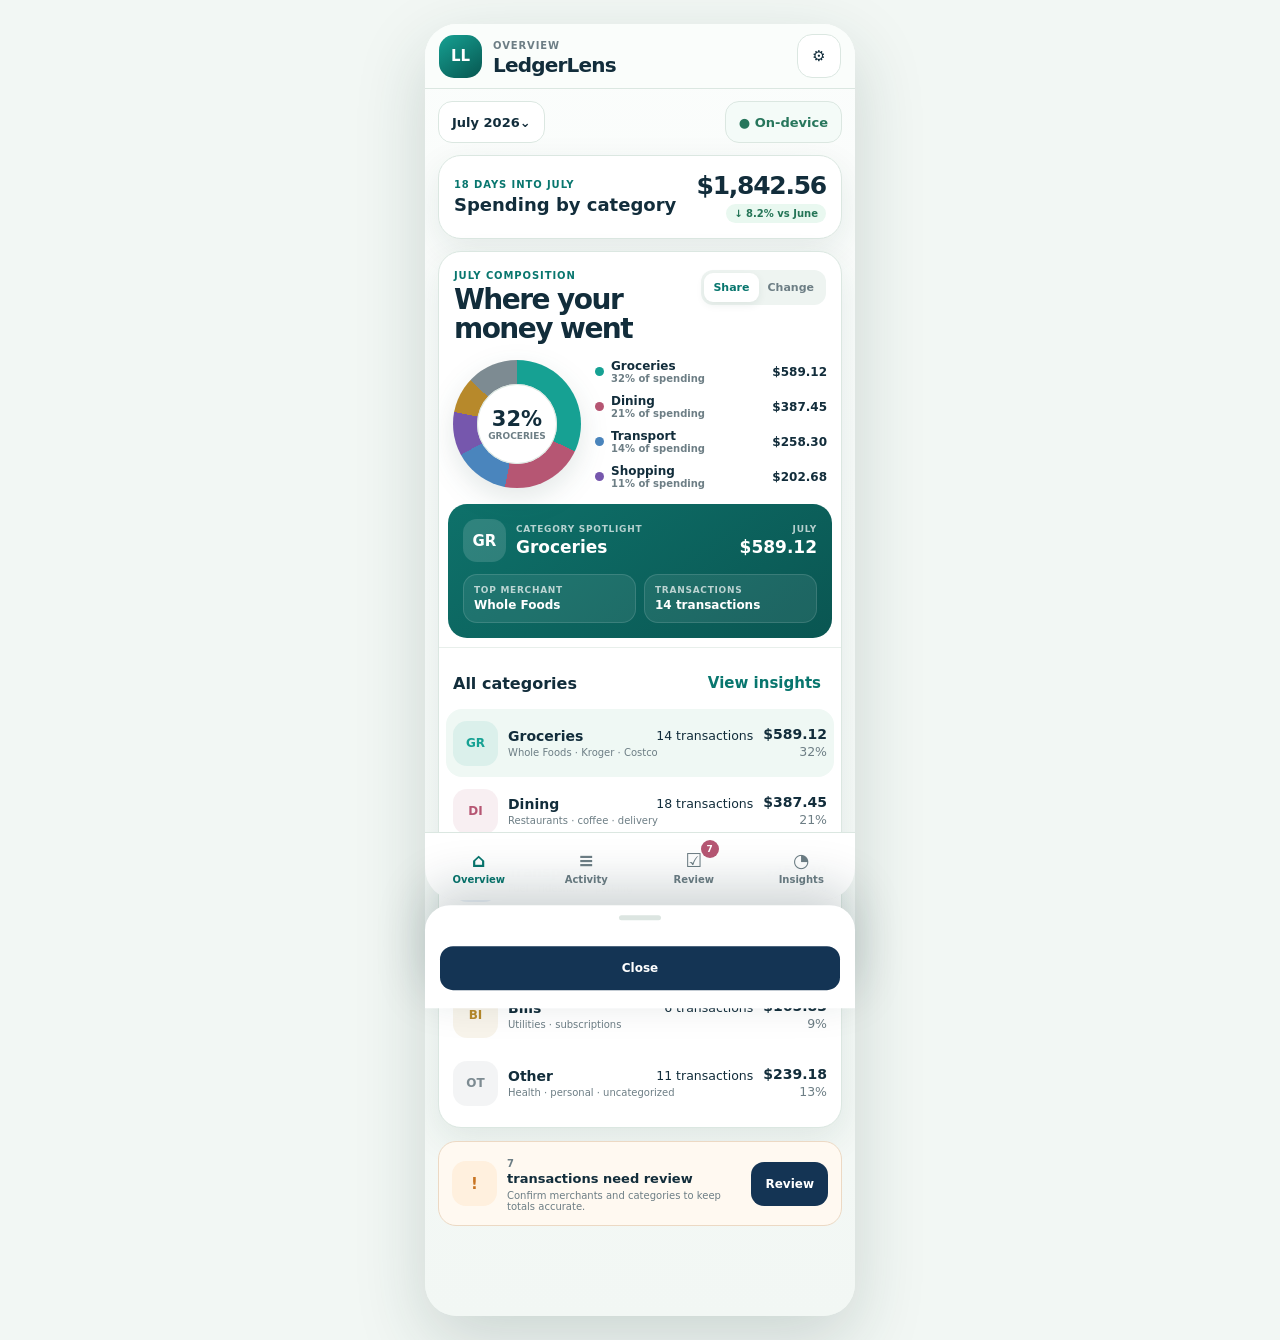
<file: index.html>
<!doctype html>
<html lang="en">
<head>
<meta charset="utf-8">
<meta name="viewport" content="width=device-width,initial-scale=1,viewport-fit=cover">
<meta name="theme-color" content="#f4f8f6">
<title>LedgerLens Mobile Preview</title>
<link rel="stylesheet" href="styles1.css?v=4">
<link rel="stylesheet" href="styles2.css?v=4">
<link rel="stylesheet" href="styles3.css?v=4">
<link rel="stylesheet" href="styles4.css?v=4">
</head>
<body><div class="app">
<header><div class="logo">LL</div><div class="brand"><small id="pageTitle">Overview</small><b>LedgerLens</b></div><button class="icon" id="headerBtn" aria-label="Settings">⚙</button></header>

<main id="overview" class="screen on">
<div class="toolbar"><button class="pill" id="month">July 2026⌄</button><button class="pill privacy" id="privacy">● On-device</button></div>
<section class="summary card"><div><div class="eyebrow">18 days into July</div><h2>Spending by category</h2></div><div class="sum"><strong>$1,842.56</strong><span class="delta">↓ 8.2% vs June</span></div></section>
<section class="hero card"><div class="heroTop"><div><div class="eyebrow">July composition</div><h1>Where your<br>money went</h1></div><div class="segment"><button data-mode="share" class="on">Share</button><button data-mode="change">Change</button></div></div><div class="visual"><div class="donutWrap"><div class="donut"></div><div class="center"><div><b id="donutValue">32%</b><small id="donutLabel">Groceries</small></div></div></div><div class="rank" id="rank"></div></div><div class="spot"><div class="spotTop"><div class="spotIcon" id="spotIcon">GR</div><div><small>Category spotlight</small><b id="spotName">Groceries</b></div><div class="spotAmt"><small>July</small><b id="spotAmt">$589.12</b></div></div><div class="spotGrid"><div class="spotBox"><small>Top merchant</small><b id="merchant">Whole Foods</b></div><div class="spotBox"><small>Transactions</small><b id="spotCount">14 purchases</b></div></div></div><div class="head"><b>All categories</b><button class="link" data-screen-jump="insights">View insights</button></div><div class="cats" id="cats"></div></section>
<div class="reviewBanner"><div class="reviewIcon">!</div><div><b><span class="reviewRemainingText">7</span> transactions need review</b><span>Confirm merchants and categories to keep totals accurate.</span></div><button class="primary" data-screen-jump="review">Review</button></div>
</main>

<main id="activity" class="screen">
<section class="activityTop card"><div class="eyebrow">July activity</div><h1>$1,842.56</h1><p>47 confirmed transactions · <span class="reviewRemainingText">7</span> need review</p><div class="metrics"><div class="metric"><small>Money in</small><b>$4,260</b></div><div class="metric"><small>Moved</small><b>$1,200</b></div><div class="metric"><small>Review</small><b style="color:#c87422"><span class="reviewRemainingText">7</span> items</b></div></div></section>
<div class="search"><label class="searchBox">⌕<input id="query" placeholder="Search merchant, category or account"></label><button class="filter" id="filter">☷</button></div>
<div class="chips"><button class="chip on" data-filter="all">All activity</button><button class="chip" data-filter="spending">Spending</button><button class="chip" data-filter="income">Income</button><button class="chip" data-filter="transfer">Money moved</button><button class="chip" data-filter="review">Needs review</button></div>
<section class="rhythm card"><div class="rhythmTop"><b>Activity rhythm</b><button id="sort">Newest first⌄</button></div><div class="bars"><i style="height:31%"></i><i style="height:65%"></i><i style="height:42%"></i><i style="height:84%"></i><i style="height:54%"></i><i style="height:72%"></i><i style="height:38%"></i><i style="height:94%;background:#16a193"></i><i style="height:60%"></i><i style="height:48%"></i><i style="height:78%"></i><i style="height:36%"></i></div></section><div id="transactions"></div>
</main>

<main id="review" class="screen">
<section class="reviewHero card"><div class="reviewHeroTop"><div><div class="eyebrow">Focused review</div><h1>Keep the ledger clean</h1><p>Only uncertain items appear here. A choice can become a reusable merchant rule, so you do not have to fix the same thing twice.</p></div><div class="reviewCount"><b id="remainingBig">7</b><small>left</small></div></div><div class="progressTrack"><div class="progressFill" id="reviewProgress" style="width:0%"></div></div><div class="reviewMeta"><span id="reviewProgressLabel">0 of 7 resolved</span><span>About a minute</span></div></section>
<div class="reasonStrip"><div class="reason"><b id="merchantReasonCount">2</b><span>merchant names</span></div><div class="reason"><b id="categoryReasonCount">2</b><span>categories</span></div><div class="reason"><b id="sourceReasonCount">3</b><span>source checks</span></div></div>
<div id="reviewWorkspace"></div><section class="queue card" id="queueCard"><div class="queueTitle"><b>Review queue</b><span>Tap any item</span></div><div id="reviewQueue"></div></section>
</main>

<main id="insights" class="screen">
<section class="insightHero card"><div class="eyebrow">July insights</div><h1>Your spending,<br>in context</h1><p>Patterns are calculated privately from confirmed activity on this device.</p><div class="heroStats"><div class="heroStat"><small>This month</small><b>$1,842.56</b></div><div class="heroStat"><small>Vs. June</small><b>8.2% lower</b></div></div></section>
<div class="insightControls"><div class="range"><button data-range="3">3M</button><button data-range="6" class="on">6M</button><button data-range="12">12M</button></div><button class="modeBtn" id="insightMode">Amount⌄</button></div>
<div class="insightChips" id="insightChips"></div>
<section class="trendCard card"><div class="trendHead"><div><div class="eyebrow" id="trendEyebrow">All spending · 6 months</div><h2 id="trendTitle">Monthly spending trend</h2></div><div class="trendValue"><b id="trendValue">$1,843</b><small id="trendDelta">↓ 8.2% vs June</small></div></div><div class="chartWrap"><svg id="trendChart" viewBox="0 0 360 185" preserveAspectRatio="none" aria-label="Spending trend chart"></svg></div><div class="chartMonths" id="chartMonths"></div></section>
<div class="head" style="padding:4px 2px 7px;border:0"><b>What changed</b><span style="font-size:10px;color:var(--muted)">July vs June</span></div>
<div class="changes" id="changes"></div>
<section class="pace card"><div class="paceTop"><div><div class="eyebrow">Current pace</div><h2>Projected July spending</h2><p>Based on confirmed spending through day 18.</p></div><div class="paceValue"><b>$3,174</b><small>by July 31</small></div></div><div class="paceRail"><i></i></div><div class="paceLabels"><span>18 days complete</span><span>13 days remaining</span></div></section>
<div class="insightGrid"><button class="pattern" data-insight="weekend"><div class="patternIcon">Sa</div><small>Highest-spend day</small><b>Saturday</b><span>24% of weekly spending lands on Saturdays.</span></button><button class="pattern" data-insight="merchant"><div class="patternIcon">10</div><small>Merchant concentration</small><b>68% at 10 merchants</b><span>Your spending is concentrated, making defaults useful.</span></button><button class="pattern" data-insight="dining"><div class="patternIcon">+7</div><small>Fastest-growing</small><b>Dining</b><span>$25.34 more than June, mostly coffee and delivery.</span></button><button class="pattern" data-insight="steady"><div class="patternIcon">≈</div><small>Most stable</small><b>Bills</b><span>Only 0.1% different from last month.</span></button></div>
<section class="trust card"><div class="eyebrow">How totals are built</div><h2>Clear boundaries, accurate spending</h2><p>LedgerLens separates actual spending from money moving between your own accounts.</p><div class="trustRows"><div class="trustRow"><i style="background:var(--teal2)"></i><div><b>Confirmed spending</b><span>Purchases and fees that increase spending</span></div><strong>$1,881.17</strong></div><div class="trustRow"><i style="background:var(--green)"></i><div><b>Refunds</b><span>Credits that reduce category spending</span></div><strong>−$38.61</strong></div><div class="trustRow"><i style="background:var(--slate)"></i><div><b>Money moved</b><span>Transfers and card payments excluded</span></div><strong>$1,200</strong></div><div class="trustRow"><i style="background:var(--blue)"></i><div><b>Income</b><span>Shown in Activity, excluded from spending</span></div><strong>$4,260</strong></div></div></section>
</main>

<nav class="nav"><button class="on" data-screen="overview"><b>⌂</b>Overview</button><button data-screen="activity"><b>≡</b>Activity</button><button data-screen="review"><b>☑</b>Review<span class="badge" id="reviewBadge">7</span></button><button data-screen="insights"><b>◔</b>Insights</button></nav>
<div class="toast" id="toast"></div><div class="shade" id="shade"></div><section class="sheet" id="sheet"><div class="handle"></div><div id="sheetBody"></div><button class="primary" style="width:100%;margin-top:14px" id="close">Close</button></section>
</div>
<script src="bundle1.js?v=4"></script><script src="bundle2.js?v=4"></script><script src="bundle3.js?v=4"></script></body></html>
</file>
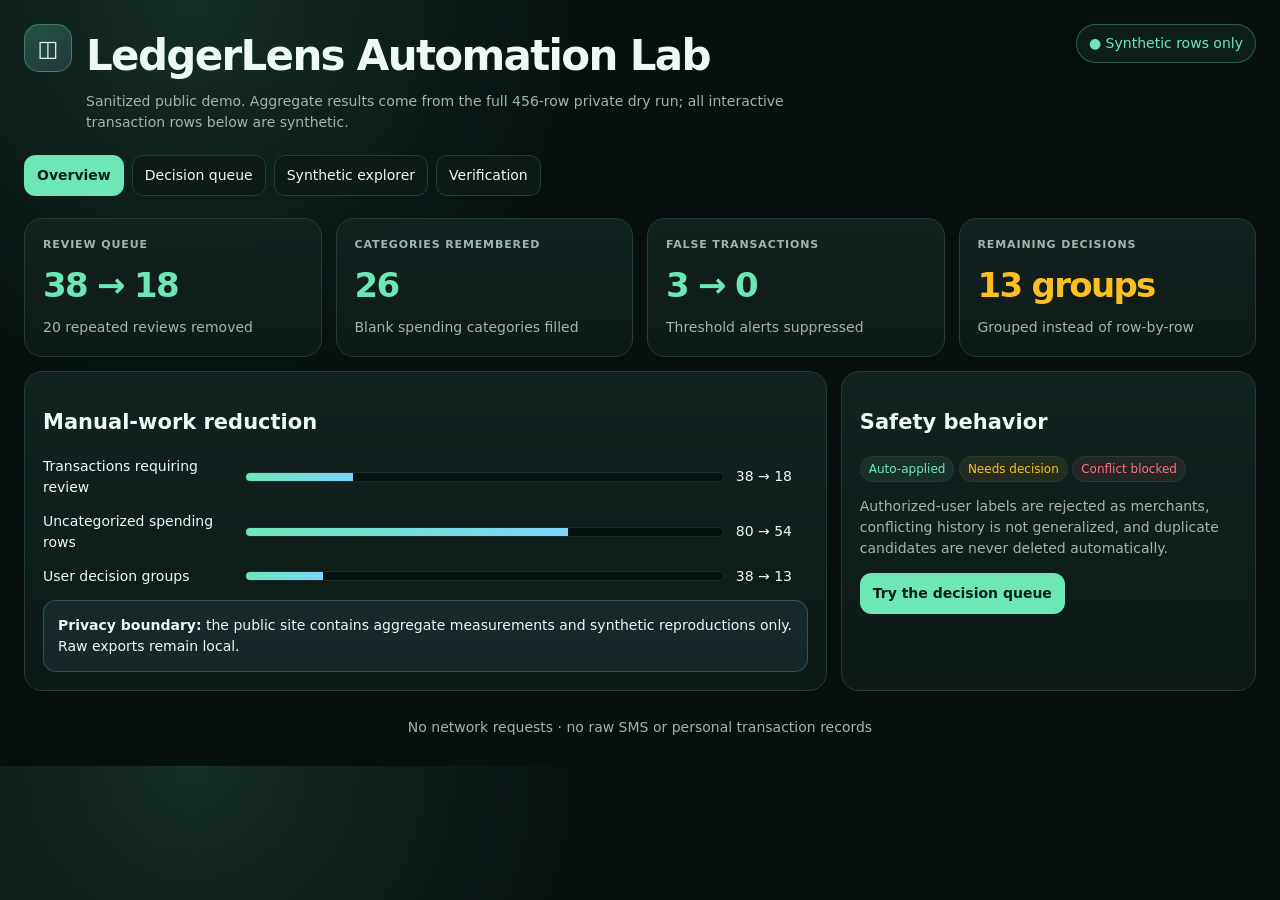
<file: docs/lab/index.html>
<!doctype html>
<html lang="en">
<head>
<meta charset="utf-8">
<meta name="viewport" content="width=device-width,initial-scale=1">
<title>LedgerLens Transaction Automation Lab</title>
<style>
:root{color-scheme:dark;--bg:#07100f;--panel:#0e1a18;--panel2:#132320;--line:#263c37;--text:#eef8f5;--muted:#9eb6af;--good:#6ee7b7;--blue:#7dd3fc;--warn:#fbbf24;--bad:#fb7185}
*{box-sizing:border-box}body{margin:0;background:radial-gradient(circle at 15% 0,rgba(110,231,183,.14),transparent 30%),var(--bg);color:var(--text);font:14px/1.5 system-ui,-apple-system,Segoe UI,sans-serif}.shell{max-width:1280px;margin:auto;padding:24px}header{display:flex;justify-content:space-between;gap:20px;align-items:flex-start}.brand{display:flex;gap:14px}.logo{width:48px;height:48px;border-radius:15px;display:grid;place-items:center;background:linear-gradient(145deg,rgba(110,231,183,.25),rgba(125,211,252,.12));border:1px solid rgba(110,231,183,.35);font-size:22px}h1{margin:0;font-size:clamp(26px,4vw,42px);letter-spacing:-.04em}.sub{color:var(--muted);max-width:760px;margin-top:4px}.privacy{white-space:nowrap;color:var(--good);border:1px solid rgba(110,231,183,.3);background:rgba(110,231,183,.07);padding:8px 12px;border-radius:999px}.tabs{display:flex;gap:8px;flex-wrap:wrap;margin:22px 0}.tab,.btn,input,select{font:inherit;border:1px solid var(--line);border-radius:11px;background:var(--panel);color:var(--text);padding:9px 12px}.tab,.btn{cursor:pointer}.tab.active,.btn.primary{background:var(--good);color:#042019;border-color:var(--good);font-weight:750}.grid{display:grid;gap:14px}.metrics{grid-template-columns:repeat(4,minmax(0,1fr))}.card{background:linear-gradient(180deg,rgba(19,35,32,.95),rgba(14,26,24,.98));border:1px solid var(--line);border-radius:18px}.metric,.panel{padding:18px}.eyebrow{color:var(--muted);text-transform:uppercase;font-size:11px;letter-spacing:.08em;font-weight:700}.value{font-size:34px;font-weight:850;letter-spacing:-.05em;margin:6px 0}.good{color:var(--good)}.warn{color:var(--warn)}.bad{color:var(--bad)}.two{grid-template-columns:1.45fr .75fr}.section{display:none}.section.active{display:block}.bar{display:grid;grid-template-columns:190px 1fr 72px;gap:12px;align-items:center;margin:13px 0}.track{height:10px;background:#07110f;border:1px solid #18302a;border-radius:999px;overflow:hidden}.fill{height:100%;background:linear-gradient(90deg,var(--good),var(--blue))}.callout{border:1px solid rgba(125,211,252,.25);background:rgba(125,211,252,.07);padding:14px;border-radius:13px}.pill{display:inline-block;border:1px solid var(--line);border-radius:999px;padding:3px 8px;font-size:12px}.pill.good{background:rgba(110,231,183,.08)}.pill.warn{background:rgba(251,191,36,.08)}.pill.bad{background:rgba(251,113,133,.08)}.queue{display:grid;gap:10px}.item{padding:14px;border:1px solid var(--line);border-radius:13px;background:#091412;cursor:pointer}.item.selected{border-color:var(--good);background:rgba(110,231,183,.06)}.head{display:flex;justify-content:space-between;gap:10px}.muted{color:var(--muted)}.editor{display:grid;gap:10px}.editor label{display:grid;gap:5px;color:var(--muted)}.table{overflow:auto;border:1px solid var(--line);border-radius:14px}.toolbar{display:flex;gap:9px;flex-wrap:wrap;margin-bottom:12px}.toolbar input{min-width:240px;flex:1}table{width:100%;border-collapse:collapse;min-width:950px}th,td{padding:11px 12px;border-bottom:1px solid #1a302b;text-align:left;vertical-align:top}th{background:#14241f;color:#bdd2cc;font-size:11px;text-transform:uppercase;letter-spacing:.07em}.changed td:first-child{box-shadow:inset 3px 0 var(--good)}pre{white-space:pre-wrap;background:#07110f;border:1px solid #1c302b;border-radius:12px;padding:12px}.footer{text-align:center;color:var(--muted);padding:26px 0 4px}.toast{position:fixed;right:22px;bottom:22px;padding:11px 14px;border-radius:12px;background:#17362e;border:1px solid #2b5f50;opacity:0;transform:translateY(8px);transition:.2s}.toast.show{opacity:1;transform:none}@media(max-width:900px){header{flex-direction:column}.metrics{grid-template-columns:repeat(2,1fr)}.two{grid-template-columns:1fr}}@media(max-width:560px){.shell{padding:14px}.metrics{grid-template-columns:1fr}.bar{grid-template-columns:120px 1fr 55px}}
</style>
</head>
<body>
<div class="shell">
<header><div class="brand"><div class="logo">◫</div><div><h1>LedgerLens Automation Lab</h1><div class="sub">Sanitized public demo. Aggregate results come from the full 456-row private dry run; all interactive transaction rows below are synthetic.</div></div></div><div class="privacy">● Synthetic rows only</div></header>
<nav class="tabs" id="tabs"></nav>
<main><section id="overview" class="section active"></section><section id="queue" class="section"></section><section id="transactions" class="section"></section><section id="tests" class="section"></section></main>
<div class="footer">No network requests · no raw SMS or personal transaction records</div>
</div><div class="toast" id="toast"></div>
<script>
const aggregate={before:{review:38,uncategorized:80},after:{review:18,uncategorized:54,groups:13,ignored:3,duplicates:15},reduction:{review:20,categories:26},tests:90};
const rows=[
{id:1001,date:'2026-06-10',amount:62.54,source:'Example Bank',pattern:'external_transfer',key:'EXAMPLE TELECOM',before:{merchant:'Example Telecom',category:null,treatment:'POSSIBLE_PAYMENT_TRANSFER',review:'NEEDS_REVIEW',impact:62.54},after:{merchant:'Example Telecom',category:'Utilities',treatment:'EXPENSE',review:'REVIEWED',impact:62.54},reason:'Complete learned decision applied'},
{id:1002,date:'2026-05-10',amount:62.54,source:'Example Bank',pattern:'external_transfer',key:'EXAMPLE TELECOM',before:{merchant:'Example Telecom',category:null,treatment:'POSSIBLE_PAYMENT_TRANSFER',review:'NEEDS_REVIEW',impact:62.54},after:{merchant:'Example Telecom',category:'Utilities',treatment:'EXPENSE',review:'REVIEWED',impact:62.54},reason:'Complete learned decision applied'},
{id:1010,date:'2026-06-05',amount:60,source:'Example Bank',pattern:'p2p_incoming',key:'EXAMPLE PERSON|6000',before:{merchant:'Example Person',category:null,treatment:'INCOME',review:'NEEDS_REVIEW',impact:0},after:{merchant:'Example Person',category:'Utilities',treatment:'REIMBURSEMENT',review:'REVIEWED',impact:-60},reason:'Amount-scoped reimbursement rule'},
{id:1011,date:'2026-05-05',amount:100,source:'Example Bank',pattern:'p2p_incoming',key:'EXAMPLE PERSON|10000',before:{merchant:'Example Person',category:null,treatment:'INCOME',review:'NEEDS_REVIEW',impact:0},after:{merchant:'Example Person',category:null,treatment:'INCOME',review:'NEEDS_REVIEW',impact:0},reason:'Different amount remains for review'},
{id:1020,date:'2026-06-03',amount:10.83,source:'Example Card',pattern:'generic_fallback',key:'MISSING MERCHANT',authorized:'Example User',before:{merchant:"Example User's Venture Credit Card (1234)",category:'Groceries',treatment:'EXPENSE',review:'AUTO_PARSED',impact:10.83},after:{merchant:null,category:'Groceries',treatment:'EXPENSE',review:'NEEDS_REVIEW',impact:10.83},reason:'Cardholder/card-product label rejected as merchant'},
{id:1030,date:'2026-06-02',amount:3200,source:'Example Card',pattern:'generic_fallback',key:'ALERT THRESHOLD',ignored:true,before:{merchant:'Alert settings threshold',category:null,treatment:'UNKNOWN',review:'NEEDS_REVIEW',impact:3200},after:{merchant:null,category:null,treatment:'UNKNOWN',review:'IGNORED_NON_TRANSACTION',impact:0},reason:'Informational threshold alert suppressed'},
{id:1040,date:'2026-06-01',amount:25.40,source:'Example Card',pattern:'card_purchase',key:'EXAMPLE CAFE',before:{merchant:'TST*EXAMPLE CAFE',category:null,treatment:'EXPENSE',review:'AUTO_PARSED',impact:25.40},after:{merchant:'TST*EXAMPLE CAFE',category:'Dining & Restaurants',treatment:'EXPENSE',review:'AUTO_PARSED',impact:25.40},reason:'Canonical merchant category memory'},
{id:1050,date:'2026-05-28',amount:500,source:'Example Bank',pattern:'external_transfer',key:'EXAMPLE CARD ISSUER',before:{merchant:'Example Card Issuer',category:'Card Payments',treatment:'TRANSFER',review:'REVIEWED',impact:0},after:{merchant:'Example Card Issuer',category:'Card Payments',treatment:'TRANSFER',review:'NEEDS_REVIEW',impact:0},reason:'Conflicting prior decisions blocked'},
{id:1051,date:'2026-05-15',amount:450,source:'Example Bank',pattern:'external_transfer',key:'EXAMPLE CARD ISSUER',before:{merchant:'Example Card Issuer',category:'Card Payments',treatment:'CREDIT_CARD_PAYMENT',review:'REVIEWED',impact:0},after:{merchant:'Example Card Issuer',category:'Card Payments',treatment:'CREDIT_CARD_PAYMENT',review:'NEEDS_REVIEW',impact:0},reason:'Conflicting prior decisions blocked'},
{id:1060,date:'2026-05-20',amount:42,source:'Example Card',pattern:'card_purchase',key:'EXAMPLE MARKET',duplicate:true,before:{merchant:'Example Market',category:'Groceries',treatment:'EXPENSE',review:'AUTO_PARSED',impact:42},after:{merchant:'Example Market',category:'Groceries',treatment:'EXPENSE',review:'AUTO_PARSED',impact:42},reason:'Possible duplicate; never auto-deleted'},
{id:1061,date:'2026-05-20',amount:42,source:'Example Card',pattern:'card_purchase',key:'EXAMPLE MARKET',duplicate:true,before:{merchant:'Example Market',category:'Groceries',treatment:'EXPENSE',review:'AUTO_PARSED',impact:42},after:{merchant:'Example Market',category:'Groceries',treatment:'EXPENSE',review:'AUTO_PARSED',impact:42},reason:'Possible duplicate; never auto-deleted'}
];
const state={tab:'overview',mode:'after',query:'',selected:null,rows:structuredClone(rows)};
const tabs=[['overview','Overview'],['queue','Decision queue'],['transactions','Synthetic explorer'],['tests','Verification']];
const $=s=>document.querySelector(s), money=v=>new Intl.NumberFormat('en-US',{style:'currency',currency:'USD'}).format(Number(v||0)), esc=v=>String(v??'').replace(/[&<>"']/g,c=>({'&':'&amp;','<':'&lt;','>':'&gt;','"':'&quot;',"'":'&#39;'}[c]));
function pill(t,c=''){return `<span class="pill ${c}">${esc(t)}</span>`}function changed(r){return JSON.stringify(r.before)!==JSON.stringify(r.after)||r.ignored||r.authorized}function toast(t){const e=$('#toast');e.textContent=t;e.classList.add('show');setTimeout(()=>e.classList.remove('show'),1800)}
function renderTabs(){$('#tabs').innerHTML=tabs.map(([id,l])=>`<button class="tab ${state.tab===id?'active':''}" data-tab="${id}">${l}</button>`).join('');document.querySelectorAll('[data-tab]').forEach(b=>b.onclick=()=>{state.tab=b.dataset.tab;render()})}
function metric(label,value,detail,cls=''){return `<article class="card metric"><div class="eyebrow">${label}</div><div class="value ${cls}">${value}</div><div class="muted">${detail}</div></article>`}
function renderOverview(){const a=aggregate;$('#overview').innerHTML=`<div class="grid metrics">${metric('Review queue','38 → 18','20 repeated reviews removed','good')}${metric('Categories remembered','26','Blank spending categories filled','good')}${metric('False transactions','3 → 0','Threshold alerts suppressed','good')}${metric('Remaining decisions','13 groups','Grouped instead of row-by-row','warn')}</div><div class="grid two" style="margin-top:14px"><article class="card panel"><h2>Manual-work reduction</h2>${bar('Transactions requiring review',38,18,80)}${bar('Uncategorized spending rows',80,54,80)}${bar('User decision groups',38,13,80)}<div class="callout"><strong>Privacy boundary:</strong> the public site contains aggregate measurements and synthetic reproductions only. Raw exports remain local.</div></article><aside class="card panel"><h2>Safety behavior</h2><p>${pill('Auto-applied','good')} ${pill('Needs decision','warn')} ${pill('Conflict blocked','bad')}</p><p class="muted">Authorized-user labels are rejected as merchants, conflicting history is not generalized, and duplicate candidates are never deleted automatically.</p><button class="btn primary" onclick="go('queue')">Try the decision queue</button></aside></div>`}
function bar(l,b,a,m){return `<div class="bar"><div>${l}</div><div class="track"><div class="fill" style="width:${Math.max(4,a/m*100)}%"></div></div><div>${b} → ${a}</div></div>`}
function groups(){const map=new Map;state.rows.filter(r=>!r.ignored&&r.after.review==='NEEDS_REVIEW').forEach(r=>{const k=`${r.source}|${r.pattern}|${r.key}`;if(!map.has(k))map.set(k,[]);map.get(k).push(r)});return [...map].map(([key,items])=>({key,items,title:items[0].after.merchant||items[0].before.merchant||'Merchant missing'}))}
function renderQueue(){const g=groups();if(!state.selected&&g.length)state.selected=g[0].key;const s=g.find(x=>x.key===state.selected)||g[0];$('#queue').innerHTML=`<div class="grid two"><section class="card panel"><h2>Remaining synthetic decisions</h2><p class="muted">Choose a group once; the decision applies to all matching rows.</p><div class="queue">${g.map(x=>`<div class="item ${s?.key===x.key?'selected':''}" data-key="${esc(x.key)}"><div class="head"><strong>${esc(x.title)}</strong>${pill(`${x.items.length} item${x.items.length===1?'':'s'}`,'warn')}</div><div class="muted">${esc(x.items[0].source)} · ${esc(x.items[0].pattern)}</div></div>`).join('')||'<div class="muted">All synthetic groups resolved.</div>'}</div></section><aside class="card panel">${s?editor(s):'<p class="muted">Nothing selected.</p>'}</aside></div>`;document.querySelectorAll('[data-key]').forEach(e=>e.onclick=()=>{state.selected=e.dataset.key;renderQueue()});const b=$('#apply');if(b)b.onclick=apply}
function editor(g){const r=g.items[0];return `<h2>Teach once</h2><div class="editor"><label>Merchant<input id="merchant" value="${esc(r.after.merchant||'')}"></label><label>Classification<select id="treatment">${['EXPENSE','REIMBURSEMENT','INCOME','TRANSFER','CREDIT_CARD_PAYMENT'].map(v=>`<option ${r.after.treatment===v?'selected':''}>${v}</option>`).join('')}</select></label><label>Category<input id="category" value="${esc(r.after.category||'')}"></label><div class="callout">Classification determines spending inclusion; matching rows become Reviewed.</div><button id="apply" class="btn primary">Apply to ${g.items.length} row${g.items.length===1?'':'s'}</button></div>`}
function apply(){const g=groups().find(x=>x.key===state.selected);if(!g)return;const merchant=$('#merchant').value.trim()||null,t=$('#treatment').value,cat=$('#category').value.trim()||null,excluded=['INCOME','TRANSFER','CREDIT_CARD_PAYMENT'].includes(t);g.items.forEach(r=>{r.after.merchant=merchant;r.after.treatment=t;r.after.category=excluded?null:cat;r.after.review='REVIEWED';r.after.impact=excluded?0:(t==='REIMBURSEMENT'?-Math.abs(r.amount):Math.abs(r.amount));r.reason='Interactive decision applied'});state.selected=null;toast(`Applied one decision to ${g.items.length} row${g.items.length===1?'':'s'}`);render()}
function renderTransactions(){const q=state.query.toLowerCase(),filtered=state.rows.filter(r=>[r.id,r.before.merchant,r.after.merchant,r.after.category,r.after.treatment,r.source,r.reason].join(' ').toLowerCase().includes(q));$('#transactions').innerHTML=`<div class="card panel"><div class="head"><div><h2>Synthetic before/after explorer</h2><p class="muted">No personal records are included.</p></div><div><button class="tab ${state.mode==='before'?'active':''}" data-mode="before">Before</button> <button class="tab ${state.mode==='after'?'active':''}" data-mode="after">After</button></div></div><div class="toolbar"><input id="search" placeholder="Search merchant, treatment, reason…" value="${esc(state.query)}"><button class="btn" id="csv">Export sample CSV</button></div><div class="table"><table><thead><tr><th>Date</th><th>Amount</th><th>Merchant</th><th>Category</th><th>Treatment</th><th>Review</th><th>Impact</th><th>Automation</th></tr></thead><tbody>${filtered.map(renderRow).join('')}</tbody></table></div></div>`;document.querySelectorAll('[data-mode]').forEach(b=>b.onclick=()=>{state.mode=b.dataset.mode;renderTransactions()});$('#search').oninput=e=>{state.query=e.target.value;renderTransactions()};$('#csv').onclick=exportCsv}
function renderRow(r){const c=r[state.mode];return `<tr class="${changed(r)?'changed':''}"><td>${r.date}<div class="muted">#${r.id}</div></td><td>${money(r.amount)}</td><td>${esc(c.merchant||'—')}${r.authorized?`<div>${pill(`Card used by ${r.authorized}`,'warn')}</div>`:''}</td><td>${esc(c.category||'—')}</td><td>${esc(c.treatment)}</td><td>${pill(c.review,c.review==='NEEDS_REVIEW'?'warn':c.review==='IGNORED_NON_TRANSACTION'?'bad':'good')}</td><td>${money(c.impact)}</td><td>${r.duplicate?pill('Possible duplicate','warn'):''}<div class="muted">${esc(r.reason)}</div></td></tr>`}
function exportCsv(){const h=['id','date','amount','merchant','category','treatment','review','impact','reason'],r=state.rows.map(x=>{const c=x[state.mode];return [x.id,x.date,x.amount,c.merchant,c.category,c.treatment,c.review,c.impact,x.reason]});const q=v=>`"${String(v??'').replaceAll('"','""')}"`;const blob=new Blob([[h,...r].map(x=>x.map(q).join(',')).join('\n')],{type:'text/csv'}),a=document.createElement('a');a.href=URL.createObjectURL(blob);a.download='ledgerlens-public-demo.csv';a.click();URL.revokeObjectURL(a.href)}
function renderTests(){$('#tests').innerHTML=`<div class="grid two"><section class="card panel"><h2>Verification</h2>${test('Android JVM suite','90/90 tests passed in GitHub Actions')}${test('Full-export dry run','456 private rows analyzed locally; only aggregates are public')}${test('Alert filtering','3/3 informational threshold records suppressed')}${test('Conflict safety','No rule learned from contradictory treatment history')}</section><aside class="card panel"><h2>Focused public cases</h2><pre>✓ Complete external-payment decision\n✓ Amount-scoped reimbursement\n✓ Authorized user is not merchant\n✓ Alert threshold is not a transaction\n✓ Processor prefix normalization</pre></aside></div>`}function test(n,d){return `<div class="item"><div class="head"><strong>${n}</strong>${pill('PASS','good')}</div><div class="muted">${d}</div></div>`}
function go(t){state.tab=t;render()}function render(){renderTabs();document.querySelectorAll('.section').forEach(s=>s.classList.toggle('active',s.id===state.tab));if(state.tab==='overview')renderOverview();if(state.tab==='queue')renderQueue();if(state.tab==='transactions')renderTransactions();if(state.tab==='tests')renderTests()}render();
</script>
</body>
</html>
</file>
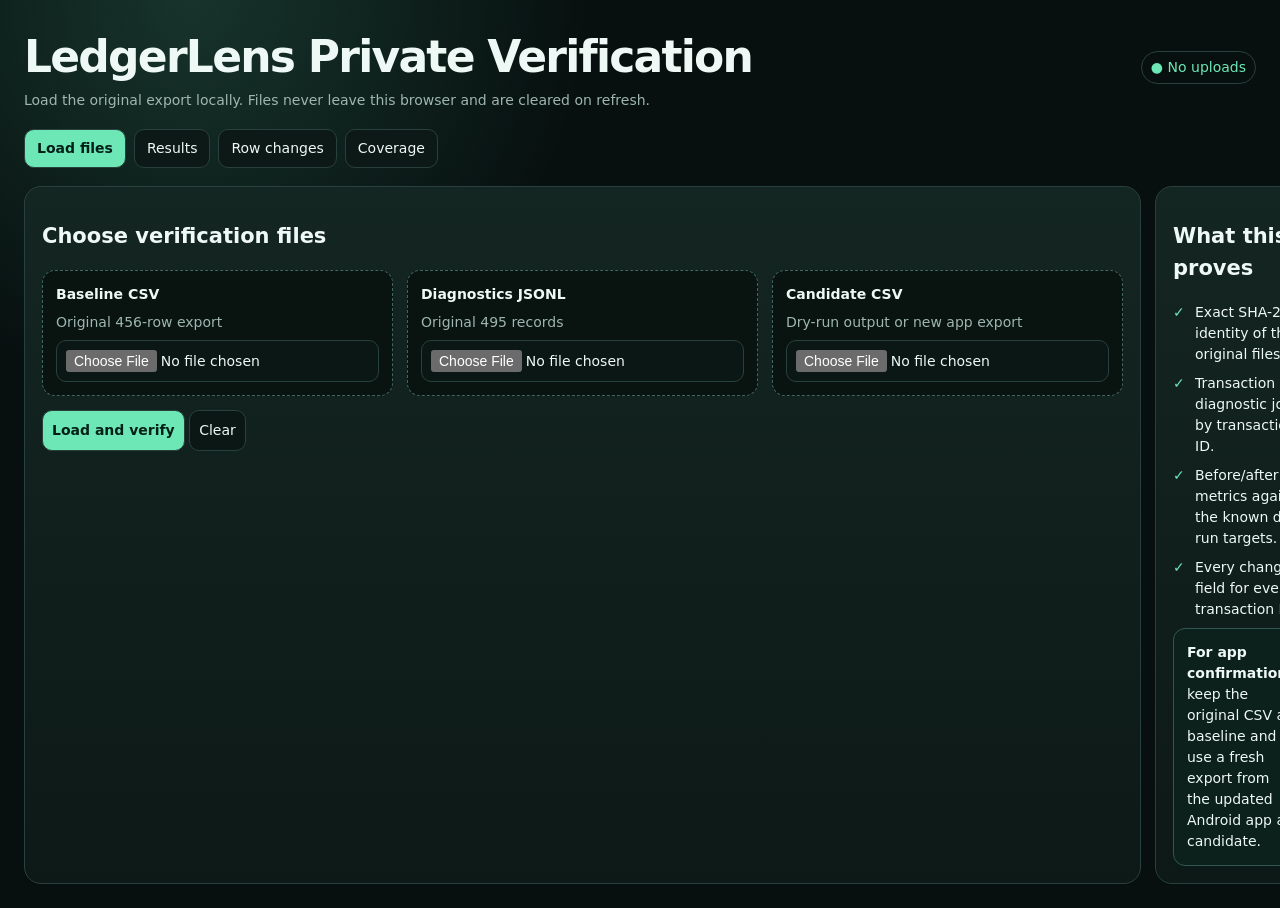
<file: docs/lab/verify.html>
<!doctype html><html lang="en"><head><meta charset="utf-8"><meta name="viewport" content="width=device-width,initial-scale=1"><title>LedgerLens Private Verification</title><style>:root{color-scheme:dark;--b:#07100f;--p:#10201d;--l:#29413c;--t:#eef8f5;--m:#9eb6af;--g:#6ee7b7;--w:#fbbf24;--r:#fb7185}*{box-sizing:border-box}body{margin:0;background:radial-gradient(circle at 15% 0,#17342c 0,transparent 28%),var(--b);color:var(--t);font:14px/1.5 system-ui}.s{max-width:1400px;margin:auto;padding:24px}h1{font-size:clamp(28px,4vw,44px);margin:0;letter-spacing:-.04em}.sub,.muted{color:var(--m)}.privacy,.pill{display:inline-block;border:1px solid var(--l);border-radius:999px;padding:5px 9px}.privacy,.ok{color:var(--g)}.warn{color:var(--w)}.bad{color:var(--r)}.grid{display:grid;gap:14px}.two{grid-template-columns:1.2fr .8fr}.three{grid-template-columns:repeat(3,1fr)}.six{grid-template-columns:repeat(6,1fr)}.card{background:linear-gradient(180deg,#142622,#0d1917);border:1px solid var(--l);border-radius:17px;padding:17px}.upload{display:grid;gap:7px;border:1px dashed #42675f;border-radius:13px;padding:13px;background:#091411}.upload input,.btn,#q{font:inherit;color:var(--t);background:#0b1714;border:1px solid var(--l);border-radius:10px;padding:9px}.btn{cursor:pointer}.primary{background:var(--g);color:#032018;font-weight:800}.metric b{display:block;font-size:30px;letter-spacing:-.04em}.table{overflow:auto;max-height:620px;border:1px solid var(--l);border-radius:13px}table{width:100%;border-collapse:collapse;min-width:1050px}th,td{padding:10px;border-bottom:1px solid #20352f;text-align:left;vertical-align:top}th{position:sticky;top:0;background:#172a25;font-size:11px;text-transform:uppercase}.changed td:first-child{box-shadow:inset 3px 0 var(--g)}.row{display:flex;gap:9px;flex-wrap:wrap;align-items:center}.row #q{flex:1;min-width:240px}.call{border:1px solid #31574f;background:#0c211c;padding:13px;border-radius:12px}.tabs{display:flex;gap:8px;flex-wrap:wrap;margin:18px 0}.tabs button{font:inherit;color:var(--t);background:#0d1917;border:1px solid var(--l);border-radius:10px;padding:8px 12px;cursor:pointer}.tabs .on{background:var(--g);color:#032018;font-weight:800}.sec{display:none}.sec.on{display:block}.check{margin:8px 0;padding-left:22px;position:relative}.check:before{content:'✓';position:absolute;left:0;color:var(--g)}.no:before{content:'!';color:var(--w)}@media(max-width:1000px){.two,.three{grid-template-columns:1fr}.six{grid-template-columns:repeat(2,1fr)}}@media(max-width:600px){.s{padding:14px}}</style></head><body><div class="s"><div class="row" style="justify-content:space-between"><div><h1>LedgerLens Private Verification</h1><div class="sub">Load the original export locally. Files never leave this browser and are cleared on refresh.</div></div><span class="privacy">● No uploads</span></div><div class="tabs"><button data-t="load" class="on">Load files</button><button data-t="results">Results</button><button data-t="diffs">Row changes</button><button data-t="coverage">Coverage</button></div><section id="load" class="sec on"><div class="grid two"><div class="card"><h2>Choose verification files</h2><div class="grid three"><label class="upload"><b>Baseline CSV</b><span class="muted">Original 456-row export</span><input id="base" type="file" accept=".csv"></label><label class="upload"><b>Diagnostics JSONL</b><span class="muted">Original 495 records</span><input id="diag" type="file" accept=".jsonl,.json"></label><label class="upload"><b>Candidate CSV</b><span class="muted">Dry-run output or new app export</span><input id="cand" type="file" accept=".csv"></label></div><p><button id="go" class="btn primary">Load and verify</button> <button id="clear" class="btn">Clear</button></p></div><aside class="card"><h2>What this proves</h2><div class="check">Exact SHA-256 identity of the original files.</div><div class="check">Transaction and diagnostic join by transaction ID.</div><div class="check">Before/after metrics against the known dry-run targets.</div><div class="check">Every changed field for every transaction ID.</div><div class="call"><b>For app confirmation:</b> keep the original CSV as baseline and use a fresh export from the updated Android app as candidate.</div></aside></div></section><section id="results" class="sec"><div id="metrics" class="grid six"></div><div class="grid two" style="margin-top:14px"><div class="card"><h2>Target checks</h2><div id="checks" class="table"></div></div><aside class="card"><h2>File identity</h2><div id="hashes"></div><h2>Diagnostics</h2><div id="join"></div></aside></div></section><section id="diffs" class="sec"><div class="card"><div class="row"><div><h2 style="margin-bottom:0">Row-level comparison</h2><div class="muted">Joined by transaction ID; amounts, dates and user fields remain visible for inspection.</div></div><input id="q" placeholder="Search ID, merchant or field"><button id="export" class="btn">Export differences</button></div><div id="diffTable" class="table" style="margin-top:12px"></div></div></section><section id="coverage" class="sec"><div class="grid two"><div class="card"><h2>Covered</h2><div class="check">Refunds and reimbursements are negative spending offsets.</div><div class="check">Income, transfers and card payments are excluded by treatment.</div><div class="check">Classification resolves review without another step.</div><div class="check">Complete decisions can apply to history and future rules.</div><div class="check">Conservative merchant aliases share category knowledge.</div><div class="check">Authorized-user/card-product labels are rejected as merchants.</div><div class="check">Alert-threshold notices are ignored.</div><div class="check">Conflicting treatment history blocks unsafe learning.</div><div class="check">Duplicate candidates are flagged, never deleted.</div><div class="check">Android JVM suite passed 90/90 tests.</div></div><div class="card"><h2>Not automatically resolved</h2><div class="check no">Redacted alerts cannot reveal an unknown actual store.</div><div class="check no">IRS, ambiguous card issuers and incoming payments may require personal intent.</div><div class="check no">Duplicate candidates are not automatically removed.</div><div class="check no">This webpage does not test live SMS capture, permissions or Room migration.</div><div class="check no">Browser-loaded data and decisions are not persisted after refresh.</div><div class="call"><b>Dry-run targets:</b> review 38→18, uncategorized 80→54, 3 informational records ignored, 20 net reviews removed, 26 categories filled, 13 remaining decision groups, 1 authorized-user repair and 15 duplicate candidates.</div></div></div></section></div><script>const E={b:'ac90a17894d780ac45c7e455480aaa03de3fee67b37c8614bad6985a659c40b9',d:'9179b66ad95ee4e8b7b13e296e5ad84a658392ce445d368343f624d1fa0f2156',c:'541626dc5821415b615bce84daf9182115d75c8fc53f0d8ae41b232ce6982496',m:{rows:456,br:38,cr:18,bu:80,cu:54,ig:3,rm:20,cf:26,g:13,ar:1,du:15}},S={b:null,c:null,d:null,bh:null,ch:null,dh:null,diffs:[]};const $=x=>document.querySelector(x),esc=x=>String(x??'').replace(/[&<>"']/g,c=>({'&':'&amp;','<':'&lt;','>':'&gt;','"':'&quot;',"'":'&#39;'}[c])),n=x=>Number(String(x??'').replace(/,/g,''))||0,bo=x=>String(x).toLowerCase()==='true',cash=(x,c='USD')=>new Intl.NumberFormat('en-US',{style:'currency',currency:c||'USD'}).format(n(x));document.querySelectorAll('[data-t]').forEach(b=>b.onclick=()=>tab(b.dataset.t));function tab(id){document.querySelectorAll('[data-t]').forEach(b=>b.classList.toggle('on',b.dataset.t===id));document.querySelectorAll('.sec').forEach(s=>s.classList.toggle('on',s.id===id))}function csv(t){let a=[],r=[],f='',q=false;for(let i=0;i<t.length;i++){let c=t[i],z=t[i+1];if(q){if(c==='"'&&z==='"'){f+='"';i++}else if(c==='"')q=false;else f+=c}else if(c==='"')q=true;else if(c===','){r.push(f);f=''}else if(c==='\n'){r.push(f);a.push(r);r=[];f=''}else if(c!=='\r')f+=c}if(f||r.length){r.push(f);a.push(r)}let h=(a.shift()||[]).map(x=>x.replace(/^\uFEFF/,''));return a.filter(x=>x.some(Boolean)).map(x=>Object.fromEntries(h.map((k,i)=>[k,x[i]??''])))}async function sha(t){if(globalThis.crypto?.subtle){let b=await crypto.subtle.digest('SHA-256',new TextEncoder().encode(t));return[...new Uint8Array(b)].map(x=>x.toString(16).padStart(2,'0')).join('')}return''}function mapDiag(){return new Map((S.d||[]).filter(x=>x.parsed?.transactionId!=null).map(x=>[String(x.parsed.transactionId),x]))}function pat(r,m){if(r.parserPattern)return r.parserPattern;let s=m.get(String(r.id))?.parsed?.parserNotes||r.notes||'';return(s.match(/Pattern:\s*([\w]+)/)||[])[1]||'unknown'}function met(rows,base,m){let act=rows.filter(r=>!bo(r.ignoredBySandbox)&&r.reviewStatus!=='IGNORED_NON_TRANSACTION'),rev=act.filter(r=>r.reviewStatus==='NEEDS_REVIEW').length,unc=act.filter(r=>Math.abs(n(r.spendingImpact))>0&&!String(r.category||'').trim()).length,o={rows:rows.length,rev,unc,ig:rows.length-act.length,du:rows.filter(r=>bo(r.duplicateCandidate)).length,cf:0,ar:0,rm:0};if(base){o.rm=base.filter(r=>r.reviewStatus==='NEEDS_REVIEW').length-rev;let bm=new Map(base.map(r=>[String(r.id),r]));rows.forEach(r=>{let b=bm.get(String(r.id));if(!b)return;if(!String(b.category||'').trim()&&String(r.category||'').trim()&&Math.abs(n(b.spendingImpact))>0)o.cf++;if(/['’]s\s+.*credit\s+card\s*\(\d{4}\)/i.test(b.merchant||'')&&!String(r.merchant||'').trim())o.ar++})}o.g=new Set(act.filter(r=>r.reviewStatus==='NEEDS_REVIEW').map(r=>{let p=pat(r,m),a=p.includes('zelle_incoming')?'|'+Math.round(n(r.amount)*100):'';return`${r.source}|${p}|${r.merchant||'MISSING'}${a}`})).size;return o}function compare(){if(!S.b||!S.c)return[];let cm=new Map(S.c.map(r=>[String(r.id),r])),fs=['merchant','category','accountingTreatment','reviewStatus','excludedFromSpending','spendingImpact'];return S.b.map(b=>{let c=cm.get(String(b.id)),x=c?fs.filter(f=>String(b[f]??'')!==String(c[f]??'')):['missing candidate'];if(c&&bo(c.ignoredBySandbox))x.push('ignoredBySandbox');if(c&&bo(c.duplicateCandidate))x.push('duplicateCandidate');return{id:b.id,b,c,x}}).filter(d=>d.x.length)}function badge(h,e,l){return`<p><span class="pill ${h===e?'ok':'warn'}">${l}: ${!h?'not loaded':h===e?'exact original match':'different file'}</span></p>`}function mc(l,v,d,ok=true){return`<div class="card metric"><span class="muted">${l}</span><b class="${ok?'ok':'warn'}">${v}</b><span class="muted">${d}</span></div>`}$('#go').onclick=async()=>{try{let bf=$('#base').files[0],df=$('#diag').files[0],cf=$('#cand').files[0];if(!bf)throw Error('Choose the baseline CSV');let bt=await bf.text();S.b=csv(bt);S.bh=await sha(bt);if(df){let t=await df.text();S.d=t.split(/\r?\n/).filter(Boolean).map(JSON.parse);S.dh=await sha(t)}if(cf){let t=await cf.text();S.c=csv(t);S.ch=await sha(t)}render();tab('results')}catch(e){alert(e.message)}};$('#clear').onclick=()=>location.reload();function render(){if(!S.b)return;let dm=mapDiag(),b=met(S.b,null,dm),c=S.c?met(S.c,S.b,dm):null;S.diffs=compare();$('#metrics').innerHTML=mc('Baseline rows',b.rows,'Expected 456',b.rows===456)+mc('Baseline review',b.rev,'Expected 38',b.rev===38)+mc('Candidate review',c?.rev??'—','Expected 18',c?.rev===18)+mc('Reviews removed',c?.rm??'—','Expected 20',c?.rm===20)+mc('Categories filled',c?.cf??'—','Expected 26',c?.cf===26)+mc('Decision groups',c?.g??'—','Expected 13',c?.g===13);let rows=[['Rows',b.rows,c?.rows,E.m.rows],['Needs review',b.rev,c?.rev,E.m.cr],['Uncategorized spending',b.unc,c?.unc,E.m.cu],['Ignored records',b.ig,c?.ig,E.m.ig],['Reviews removed','—',c?.rm,E.m.rm],['Categories filled','—',c?.cf,E.m.cf],['Decision groups','—',c?.g,E.m.g],['Authorized repairs','—',c?.ar,E.m.ar],['Duplicate candidates','—',c?.du,E.m.du]];$('#checks').innerHTML='<table><thead><tr><th>Check</th><th>Baseline</th><th>Candidate</th><th>Target</th><th>Status</th></tr></thead><tbody>'+rows.map(r=>`<tr><td>${r[0]}</td><td>${r[1]}</td><td>${r[2]??'not loaded'}</td><td>${r[3]}</td><td><span class="pill ${r[2]!==undefined&&String(r[2])===String(r[3])?'ok':'warn'}">${r[2]===undefined?'pending':String(r[2])===String(r[3])?'match':'inspect'}</span></td></tr>`).join('')+'</tbody></table>';$('#hashes').innerHTML=badge(S.bh,E.b,'Baseline')+badge(S.dh,E.d,'Diagnostics')+badge(S.ch,E.c,'Known dry-run candidate');$('#join').innerHTML=`<p>${S.d?.length??0} diagnostics loaded</p><p>${dm.size} transactions joined</p>`;drawDiffs()}function drawDiffs(){let q=($('#q')?.value||'').toLowerCase(),d=S.diffs.filter(x=>[x.id,x.b?.merchant,x.c?.merchant,x.x].join(' ').toLowerCase().includes(q));$('#diffTable').innerHTML='<table><thead><tr><th>ID</th><th>Date / amount</th><th>Merchant</th><th>Category</th><th>Treatment</th><th>Review</th><th>Impact</th><th>Fields</th></tr></thead><tbody>'+d.map(x=>`<tr class="changed"><td>${x.id}</td><td>${esc(x.b.occurredAt)}<div>${cash(x.b.amount,x.b.currency)}</div></td><td>${esc(x.b.merchant||'—')} → <span class="ok">${esc(x.c?.merchant||'—')}</span></td><td>${esc(x.b.category||'—')} → <span class="ok">${esc(x.c?.category||'—')}</span></td><td>${esc(x.b.accountingTreatment)} → <span class="ok">${esc(x.c?.accountingTreatment||'—')}</span></td><td>${esc(x.b.reviewStatus)} → <span class="ok">${esc(x.c?.reviewStatus||'—')}</span></td><td>${cash(x.b.spendingImpact,x.b.currency)} → <span class="ok">${cash(x.c?.spendingImpact,x.b.currency)}</span></td><td>${x.x.map(y=>`<span class="pill warn">${y}</span>`).join(' ')}</td></tr>`).join('')+'</tbody></table>'}$('#q').oninput=drawDiffs;$('#export').onclick=()=>{let h=['id','fields','baselineMerchant','candidateMerchant','baselineTreatment','candidateTreatment','baselineReview','candidateReview'],r=S.diffs.map(x=>[x.id,x.x.join('|'),x.b.merchant,x.c?.merchant,x.b.accountingTreatment,x.c?.accountingTreatment,x.b.reviewStatus,x.c?.reviewStatus]),q=v=>`"${String(v??'').replaceAll('"','""')}"`,blob=new Blob([[h,...r].map(x=>x.map(q).join(',')).join('\n')],{type:'text/csv'}),a=document.createElement('a');a.href=URL.createObjectURL(blob);a.download='ledgerlens-verification-differences.csv';a.click();URL.revokeObjectURL(a.href)};</script></body></html>
</file>
<file: styles1.css>
:root{--bg:#f2f7f4;--card:#fff;--ink:#122d3b;--muted:#6d7e85;--line:#dbe7e1;--teal:#08766e;--teal2:#16a193;--deep:#133e4b;--soft:#e8f6f2;--amber:#c87422;--amberSoft:#fff5e8;--red:#a94d4d;--green:#247859;--blue:#4a85bd;--purple:#7657ad;--rose:#b65673;--gold:#b7892b;--slate:#7d8b92;--shadow:0 12px 35px rgba(27,67,59,.09)}
*{box-sizing:border-box}html,body{margin:0;min-height:100%;background:var(--bg);color:var(--ink);font:15px system-ui,-apple-system,"Segoe UI",sans-serif;-webkit-text-size-adjust:100%}button,input{font:inherit}button{color:inherit}.app{min-height:100dvh;background:linear-gradient(#fbfdfc,#f2f7f4)}header{position:sticky;top:0;z-index:20;display:flex;align-items:center;gap:11px;padding:calc(10px + env(safe-area-inset-top)) 14px 10px;background:rgba(250,253,251,.94);backdrop-filter:blur(18px);border-bottom:1px solid var(--line)}.logo{width:43px;height:43px;border-radius:15px;display:grid;place-items:center;background:linear-gradient(145deg,#16a193,#075650);color:#fff;font-weight:850}.brand{flex:1;min-width:0}.brand b{display:block;font-size:20px;letter-spacing:-.04em}.brand small{color:var(--muted);font-size:10px;font-weight:800;text-transform:uppercase;letter-spacing:.09em}.icon{width:44px;height:44px;border:1px solid var(--line);border-radius:15px;background:#fff}.screen{display:none;padding:12px 13px calc(90px + env(safe-area-inset-bottom))}.screen.on{display:block}.toolbar{display:flex;gap:8px;margin-bottom:12px}.pill{height:42px;border:1px solid var(--line);border-radius:14px;background:#fff;padding:0 13px;font-weight:750;font-size:13px}.privacy{margin-left:auto;color:#27765c;background:#f4fbf8}.card{background:var(--card);border:1px solid var(--line);border-radius:23px;box-shadow:var(--shadow)}.eyebrow{color:var(--teal);font-size:10px;font-weight:850;text-transform:uppercase;letter-spacing:.09em}.summary{display:flex;justify-content:space-between;align-items:center;padding:15px;margin-bottom:12px}.summary h2{font-size:18px;margin:4px 0 0}.sum{text-align:right}.sum strong{display:block;font-size:25px;letter-spacing:-.05em}.delta{display:inline-block;margin-top:4px;padding:4px 8px;border-radius:20px;background:#e9f8f0;color:#257557;font-size:10px;font-weight:850}.hero{overflow:hidden}.heroTop{display:flex;justify-content:space-between;gap:8px;align-items:flex-start;padding:18px 15px 8px}.heroTop h1{margin:4px 0 0;font-size:28px;line-height:1.04;letter-spacing:-.055em}.segment{display:flex;background:#eef4f1;padding:3px;border-radius:12px}.segment button{border:0;background:transparent;border-radius:9px;padding:8px 9px;font-size:11px;font-weight:850;color:var(--muted)}.segment .on{background:#fff;color:var(--teal);box-shadow:0 3px 8px rgba(20,59,55,.08)}.visual{display:grid;grid-template-columns:132px 1fr;gap:10px;align-items:center;padding:8px 14px 15px}.donutWrap{position:relative;width:128px;height:128px}.donut{position:absolute;inset:0;border-radius:50%;background:conic-gradient(#16a193 0 32%,#b65673 32% 53%,#4a85bd 53% 67%,#7657ad 67% 78%,#b7892b 78% 87%,#7d8b92 87%);filter:drop-shadow(0 10px 14px rgba(27,67,59,.12))}.donut:after{content:"";position:absolute;inset:24px;border-radius:50%;background:#fff;box-shadow:inset 0 0 0 1px var(--line)}.center{position:absolute;inset:0;z-index:2;display:grid;place-items:center;text-align:center;pointer-events:none}.center b{display:block;font-size:21px}.center small{display:block;font-size:9px;color:var(--muted);font-weight:800;text-transform:uppercase}.rank{display:grid;gap:10px}.rank div{display:grid;grid-template-columns:9px 1fr auto;align-items:center;gap:7px;font-size:12px}.rank i{width:9px;height:9px;border-radius:50%}.rank span{color:var(--muted);font-size:10px;display:block}.spot{margin:0 9px 9px;padding:15px;border-radius:19px;color:#fff;background:linear-gradient(145deg,#0e716a,#0a5652)}.spotTop{display:grid;grid-template-columns:43px 1fr auto;gap:10px;align-items:center}.spotIcon{width:43px;height:43px;border-radius:14px;background:rgba(255,255,255,.14);display:grid;place-items:center;font-weight:850}.spot small{display:block;color:rgba(255,255,255,.7);font-size:9px;text-transform:uppercase;letter-spacing:.08em;font-weight:800}.spot b{display:block;margin-top:3px;font-size:17px}.spotAmt{text-align:right}.spotGrid{display:grid;grid-template-columns:1fr 1fr;gap:8px;margin-top:12px}.spotBox{padding:10px;border:1px solid rgba(255,255,255,.13);border-radius:14px;background:rgba(255,255,255,.08)}.spotBox b{font-size:12px}.head{display:flex;align-items:center;justify-content:space-between;padding:15px 14px 6px;border-top:1px solid #e8efeb}.head b{font-size:16px}.link{border:0;background:transparent;color:var(--teal);font-weight:850;min-height:40px}.cats{padding:0 7px 10px}.cat{width:100%;border:0;background:transparent;display:grid;grid-template-columns:45px 1fr auto;gap:10px;align-items:center;text-align:left;padding:10px 7px;border-radius:16px;min-height:68px}.cat.sel{background:#eff8f4}.catIcon,.merchant{width:45px;height:45px;border-radius:14px;display:grid;place-items:center;font-size:12px;font-weight:850}.catLine{display:flex;justify-content:space-between;gap:6px}.catLine b{font-size:14px}.sub{display:block;color:var(--muted);font-size:10px;white-space:nowrap;overflow:hidden;text-overflow:ellipsis;margin-top:3px}.bar{height:5px;background:#e8efec;border-radius:10px;margin-top:7px;overflow:hidden}.bar i{display:block;height:100%;border-radius:10px}.value{text-align:right}.value b{display:block;font-size:14px}.value small{color:var(--muted)}.reviewBanner{display:grid;grid-template-columns:45px 1fr auto;gap:10px;align-items:center;margin-top:13px;padding:13px;border:1px solid #ecd9c4;border-radius:18px;background:#fff9f1}.reviewIcon{width:45px;height:45px;border-radius:14px;background:#fff0de;color:var(--amber);display:grid;place-items:center;font-weight:900}.reviewBanner b{font-size:13px}.reviewBanner span{display:block;color:var(--muted);font-size:10px;margin-top:3px}.primary{min-height:44px;border:0;border-radius:13px;background:#143454;color:#fff;padding:0 14px;font-size:12px;font-weight:850}.secondary{min-height:44px;border:1px solid var(--line);border-radius:13px;background:#fff;padding:0 14px;font-size:12px;font-weight:850}.quiet{min-height:44px;border:0;background:transparent;color:var(--muted);font-size:12px;font-weight:800}
</file>
<file: styles2.css>
.activityTop{padding:16px;margin-bottom:11px}.activityTop h1{margin:4px 0;font-size:28px;letter-spacing:-.05em}.activityTop p{margin:0;color:var(--muted);font-size:11px}.metrics{display:grid;grid-template-columns:repeat(3,1fr);gap:7px;margin-top:12px}.metric{padding:10px 7px;border-radius:14px;background:#f3f7f5;text-align:center}.metric small{display:block;color:var(--muted);font-size:9px;text-transform:uppercase}.metric b{display:block;margin-top:4px;font-size:13px}.search{display:grid;grid-template-columns:1fr 46px;gap:8px;margin-bottom:9px}.searchBox{height:46px;display:flex;align-items:center;gap:8px;padding:0 12px;background:#fff;border:1px solid var(--line);border-radius:15px}.searchBox input{width:100%;border:0;outline:0;background:transparent}.filter{border:1px solid var(--line);border-radius:15px;background:#fff}.chips{display:flex;gap:7px;overflow:auto;padding-bottom:11px;scrollbar-width:none}.chip{height:36px;border:1px solid var(--line);border-radius:20px;background:#fff;padding:0 13px;white-space:nowrap;font-size:11px;font-weight:800;color:var(--muted)}.chip.on{color:#fff;background:#143454;border-color:#143454}.rhythm{padding:14px;margin-bottom:11px}.rhythmTop{display:flex;justify-content:space-between;align-items:center}.rhythmTop button{border:0;background:transparent;color:var(--teal);font-size:11px;font-weight:850}.bars{height:54px;display:flex;align-items:end;gap:4px;margin-top:10px}.bars i{flex:1;background:#cce4dd;border-radius:4px 4px 1px 1px}.dateCard{overflow:hidden;margin-bottom:11px}.dateHead{display:flex;justify-content:space-between;padding:13px 14px 5px;font-size:10px;text-transform:uppercase;letter-spacing:.08em;color:var(--muted);font-weight:850}.txn{width:100%;border:0;background:#fff;display:grid;grid-template-columns:45px minmax(0,1fr) auto;gap:10px;align-items:center;text-align:left;padding:11px 13px;border-top:1px solid #ebf1ee}.txnCopy{min-width:0}.txnCopy b{display:block;font-size:13px;white-space:nowrap;overflow:hidden;text-overflow:ellipsis}.txnCopy span{display:block;color:var(--muted);font-size:10px;margin-top:3px;white-space:nowrap;overflow:hidden;text-overflow:ellipsis}.tag{display:inline-block!important;width:max-content!important;padding:3px 6px;border-radius:10px;background:#fff1df;color:var(--amber)!important;font-weight:850}.amount{text-align:right}.amount b{display:block;font-size:13px}.amount span{display:block;color:var(--muted);font-size:9px;margin-top:3px}.credit b{color:#247859}
.reviewHero{padding:16px;margin-bottom:11px;background:linear-gradient(145deg,#fff,#f8fcfa)}.reviewHeroTop{display:flex;align-items:flex-start;justify-content:space-between;gap:12px}.reviewHero h1{margin:5px 0 4px;font-size:27px;letter-spacing:-.05em}.reviewHero p{margin:0;color:var(--muted);font-size:11px;line-height:1.45}.reviewCount{min-width:66px;text-align:center;padding:11px 9px;border-radius:17px;background:var(--amberSoft);color:var(--amber)}.reviewCount b{display:block;font-size:24px;line-height:1}.reviewCount small{font-size:9px;text-transform:uppercase;font-weight:850}.progressTrack{height:8px;margin-top:15px;background:#e7eeea;border-radius:99px;overflow:hidden}.progressFill{height:100%;background:linear-gradient(90deg,var(--teal2),var(--teal));border-radius:99px;transition:width .25s}.reviewMeta{display:flex;justify-content:space-between;margin-top:7px;font-size:10px;color:var(--muted)}.reasonStrip{display:grid;grid-template-columns:repeat(3,1fr);gap:7px;margin-bottom:11px}.reason{border:1px solid var(--line);background:#fff;border-radius:16px;padding:10px 7px;text-align:center}.reason b{display:block;font-size:14px}.reason span{display:block;margin-top:2px;font-size:9px;color:var(--muted)}.reviewCard{overflow:hidden;margin-bottom:11px}.reviewCardHead{padding:15px 15px 11px;background:linear-gradient(145deg,#173f4b,#0d655f);color:#fff}.issueRow{display:flex;align-items:center;justify-content:space-between;gap:10px}.issueBadge{display:inline-flex;align-items:center;gap:6px;padding:5px 8px;border-radius:99px;background:rgba(255,255,255,.12);font-size:9px;font-weight:850;text-transform:uppercase;letter-spacing:.06em}.queuePos{font-size:10px;color:rgba(255,255,255,.7)}.reviewMerchant{display:grid;grid-template-columns:48px 1fr auto;gap:10px;align-items:center;margin-top:12px}.reviewMerchant .merchant{background:rgba(255,255,255,.14);color:#fff;width:48px;height:48px}.reviewMerchant h2{margin:0;font-size:18px;letter-spacing:-.02em}.reviewMerchant p{margin:3px 0 0;color:rgba(255,255,255,.7);font-size:10px}.reviewAmount{text-align:right}.reviewAmount b{display:block;font-size:20px}.reviewAmount small{color:rgba(255,255,255,.65);font-size:9px}.reviewBody{padding:14px}.question{font-size:15px;font-weight:850;margin-bottom:3px}.hint{font-size:10px;color:var(--muted);line-height:1.45}.choiceGrid{display:grid;grid-template-columns:1fr 1fr;gap:8px;margin-top:12px}.choice{min-height:54px;border:1px solid var(--line);border-radius:15px;background:#fff;padding:9px 10px;text-align:left;display:flex;align-items:center;gap:9px}.choiceIcon{width:32px;height:32px;border-radius:10px;display:grid;place-items:center;font-size:10px;font-weight:900}.choice b{display:block;font-size:12px}.choice small{display:block;color:var(--muted);font-size:9px;margin-top:2px}.choice.on{border:2px solid var(--teal);background:#f1faf7;padding:8px 9px}.remember{display:flex;align-items:flex-start;gap:9px;margin-top:12px;padding:11px;border-radius:14px;background:#f3f8f5}.remember input{margin-top:2px;width:18px;height:18px;accent-color:var(--teal)}.remember b{display:block;font-size:11px}.remember span{display:block;color:var(--muted);font-size:9px;line-height:1.4;margin-top:2px}.evidence{margin-top:10px;border:1px solid var(--line);border-radius:14px;overflow:hidden}.evidence button{width:100%;min-height:43px;border:0;background:#fff;display:flex;align-items:center;justify-content:space-between;padding:0 11px;font-size:11px;font-weight:800}.evidenceText{display:none;padding:0 11px 11px;color:var(--muted);font-size:10px;line-height:1.45}.evidence.open .evidenceText{display:block}.reviewActions{display:grid;grid-template-columns:auto 1fr 1.25fr;gap:7px;margin-top:12px}.queue{overflow:hidden}.queueTitle{display:flex;justify-content:space-between;padding:14px 14px 8px}.queueTitle b{font-size:14px}.queueTitle span{font-size:10px;color:var(--muted)}.queueItem{width:100%;border:0;border-top:1px solid #ebf1ee;background:#fff;display:grid;grid-template-columns:34px 1fr auto;gap:9px;align-items:center;text-align:left;padding:10px 13px}.queueItem.done{opacity:.5}.queueItem .merchant{width:34px;height:34px;border-radius:11px}.queueItem b{font-size:11px}.queueItem span{display:block;font-size:9px;color:var(--muted);margin-top:2px}.queueState{font-size:9px;font-weight:850;color:var(--amber)}
</file>
<file: styles3.css>
.insightHero{padding:17px;margin-bottom:11px;background:linear-gradient(145deg,#173f4b,#0c625d);color:#fff;overflow:hidden;position:relative}.insightHero:after{content:"";position:absolute;width:180px;height:180px;border-radius:50%;right:-80px;top:-90px;background:rgba(255,255,255,.07)}.insightHero .eyebrow{color:#8fe0d1}.insightHero h1{margin:6px 0 3px;font-size:31px;letter-spacing:-.06em}.insightHero p{margin:0;color:rgba(255,255,255,.72);font-size:11px}.heroStats{display:grid;grid-template-columns:1fr 1fr;gap:8px;margin-top:14px}.heroStat{padding:11px;border-radius:15px;background:rgba(255,255,255,.09);border:1px solid rgba(255,255,255,.1)}.heroStat small{display:block;color:rgba(255,255,255,.64);font-size:9px;text-transform:uppercase;letter-spacing:.06em}.heroStat b{display:block;margin-top:4px;font-size:14px}.insightControls{display:flex;align-items:center;justify-content:space-between;gap:8px;margin-bottom:9px}.range{display:flex;background:#e9f1ed;padding:3px;border-radius:13px}.range button{border:0;background:transparent;min-width:47px;height:34px;border-radius:10px;font-size:11px;color:var(--muted);font-weight:850}.range .on{background:#fff;color:var(--teal);box-shadow:0 3px 9px rgba(18,61,53,.08)}.modeBtn{height:40px;border:1px solid var(--line);border-radius:13px;background:#fff;padding:0 12px;font-size:11px;font-weight:850;color:var(--teal)}.insightChips{display:flex;gap:7px;overflow:auto;padding-bottom:10px;scrollbar-width:none}.insightChip{height:36px;border:1px solid var(--line);border-radius:20px;background:#fff;padding:0 13px;white-space:nowrap;font-size:11px;font-weight:800;color:var(--muted)}.insightChip.on{border-color:transparent;color:#fff;background:var(--deep)}.trendCard{padding:15px;margin-bottom:11px}.trendHead{display:flex;justify-content:space-between;gap:12px;align-items:flex-start}.trendHead h2{font-size:17px;margin:3px 0 0}.trendValue{text-align:right}.trendValue b{display:block;font-size:20px}.trendValue small{font-size:10px;color:var(--green);font-weight:850}.chartWrap{height:185px;margin-top:13px;position:relative}.chartWrap svg{width:100%;height:100%;overflow:visible}.axisLabel{font-size:9px;fill:#839197}.chartLine{fill:none;stroke-width:3;stroke-linecap:round;stroke-linejoin:round}.chartArea{opacity:.12}.chartDot{stroke:#fff;stroke-width:3}.chartMonths{display:flex;justify-content:space-between;margin-top:2px;color:var(--muted);font-size:9px}.changes{display:grid;gap:8px;margin-bottom:11px}.changeCard{width:100%;border:1px solid var(--line);background:#fff;border-radius:18px;padding:12px;display:grid;grid-template-columns:40px 1fr auto;gap:10px;align-items:center;text-align:left}.changeIcon{width:40px;height:40px;border-radius:13px;display:grid;place-items:center;font-weight:900}.changeCard b{font-size:12px}.changeCard span{display:block;color:var(--muted);font-size:9px;margin-top:2px;line-height:1.35}.changeAmount{text-align:right}.changeAmount b{font-size:13px}.changeAmount small{font-size:9px;font-weight:850}.insightGrid{display:grid;grid-template-columns:1fr 1fr;gap:9px;margin-bottom:11px}.pattern{border:1px solid var(--line);border-radius:19px;background:#fff;padding:13px;min-height:124px}.patternIcon{width:35px;height:35px;border-radius:12px;background:var(--soft);color:var(--teal);display:grid;place-items:center;font-weight:900}.pattern small{display:block;margin-top:10px;color:var(--muted);font-size:9px;text-transform:uppercase;letter-spacing:.05em}.pattern b{display:block;margin-top:4px;font-size:14px;line-height:1.2}.pattern span{display:block;margin-top:4px;color:var(--muted);font-size:9px;line-height:1.35}.trust{padding:15px;margin-bottom:11px}.trust h2{margin:4px 0 2px;font-size:17px}.trust p{margin:0;color:var(--muted);font-size:10px;line-height:1.45}.trustRows{margin-top:12px;border-top:1px solid var(--line)}.trustRow{display:grid;grid-template-columns:12px 1fr auto;gap:9px;align-items:center;padding:10px 0;border-bottom:1px solid #edf2ef}.trustRow i{width:9px;height:9px;border-radius:50%}.trustRow b{font-size:11px}.trustRow span{display:block;color:var(--muted);font-size:9px;margin-top:2px}.trustRow strong{font-size:12px}.pace{padding:15px;margin-bottom:11px}.paceTop{display:flex;justify-content:space-between;gap:12px}.pace h2{font-size:17px;margin:4px 0 2px}.pace p{font-size:10px;color:var(--muted);margin:0}.paceValue{text-align:right}.paceValue b{display:block;font-size:20px}.paceValue small{font-size:9px;color:var(--muted)}.paceRail{height:10px;border-radius:99px;background:#e7eeea;margin-top:14px;position:relative;overflow:hidden}.paceRail i{display:block;height:100%;width:58%;background:linear-gradient(90deg,var(--teal2),var(--teal));border-radius:99px}.paceLabels{display:flex;justify-content:space-between;margin-top:6px;font-size:9px;color:var(--muted)}
.nav{position:fixed;left:0;right:0;bottom:0;z-index:30;display:grid;grid-template-columns:repeat(4,1fr);padding-bottom:env(safe-area-inset-bottom);background:rgba(255,255,255,.97);backdrop-filter:blur(18px);border-top:1px solid var(--line)}.nav button{height:67px;border:0;background:transparent;color:var(--muted);font-size:10px;font-weight:800;position:relative}.nav button b{display:block;font-size:19px;margin-bottom:3px}.nav .on{color:var(--teal)}.badge{position:absolute;top:7px;left:calc(50% + 7px);min-width:18px;height:18px;padding:0 4px;border-radius:10px;background:var(--rose);color:#fff;display:grid;place-items:center;font-size:9px}.toast{position:fixed;z-index:70;left:50%;bottom:calc(82px + env(safe-area-inset-bottom));transform:translate(-50%,20px);opacity:0;pointer-events:none;background:#153c46;color:#fff;border-radius:12px;padding:10px 14px;font-size:12px;transition:.2s;max-width:calc(100vw - 30px);text-align:center}.toast.show{opacity:1;transform:translate(-50%,0)}.shade{display:none;position:fixed;inset:0;z-index:50;background:rgba(10,29,36,.4)}.shade.on{display:block}.sheet{position:fixed;z-index:60;left:0;right:0;bottom:0;transform:translateY(105%);transition:.25s;background:#fff;border-radius:25px 25px 0 0;padding:8px 15px calc(18px + env(safe-area-inset-bottom));box-shadow:0 -18px 50px rgba(12,41,45,.2)}.sheet.on{transform:translateY(0)}.handle{width:42px;height:5px;border-radius:10px;background:#dce5e1;margin:2px auto 12px}.sheetTop{display:grid;grid-template-columns:48px 1fr auto;gap:10px;align-items:center}.sheet h2{margin:0;font-size:17px}.sheet p{margin:3px 0 0;color:var(--muted);font-size:11px}.big{font-size:18px;font-weight:850}.details{display:grid;grid-template-columns:1fr 1fr;gap:8px;margin-top:14px}.detail{padding:11px;border:1px solid var(--line);border-radius:14px}.detail small{display:block;color:var(--muted);font-size:9px;text-transform:uppercase}.detail b{display:block;margin-top:4px;font-size:11px}.source{margin-top:10px;padding:11px;border-radius:14px;background:#f4f8f6;color:var(--muted);font-size:11px;line-height:1.45}.sheetInsight{padding:4px 0}.sheetInsight .insightMark{width:52px;height:52px;border-radius:17px;display:grid;place-items:center;font-weight:900;margin-bottom:12px}.sheetInsight h2{font-size:20px}.sheetInsight p{font-size:12px;line-height:1.55}.sheetBullets{display:grid;gap:8px;margin-top:14px}.sheetBullet{padding:11px;border-radius:14px;background:#f3f8f5;font-size:11px;line-height:1.4}
</file>
<file: styles4.css>
@media(min-width:600px){.app{max-width:430px;margin:24px auto;border-radius:32px;overflow:hidden;box-shadow:0 25px 70px rgba(25,59,55,.18);min-height:calc(100dvh - 48px)}.nav{max-width:430px;margin:auto;border-radius:0 0 32px 32px}.sheet{max-width:430px;margin:auto}}
@media(prefers-reduced-motion:reduce){*{scroll-behavior:auto!important;transition:none!important}}
</file>
